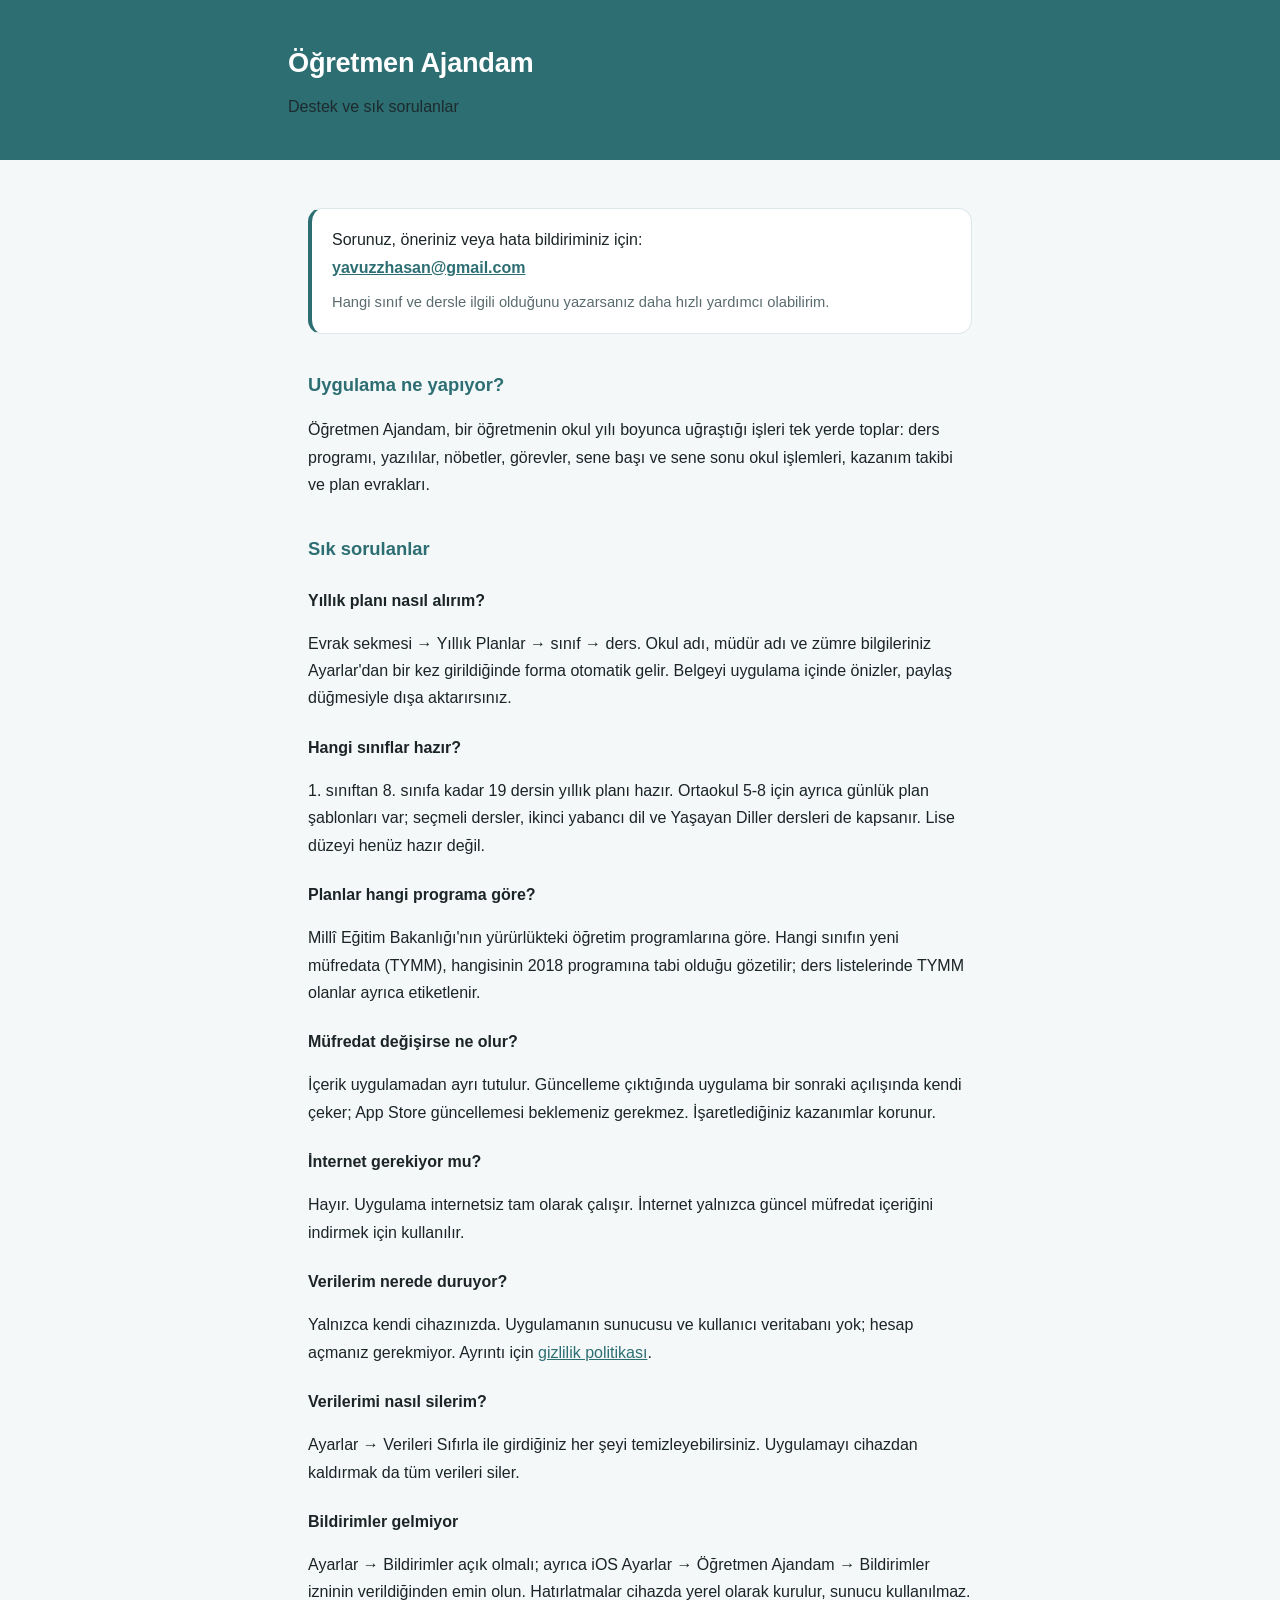
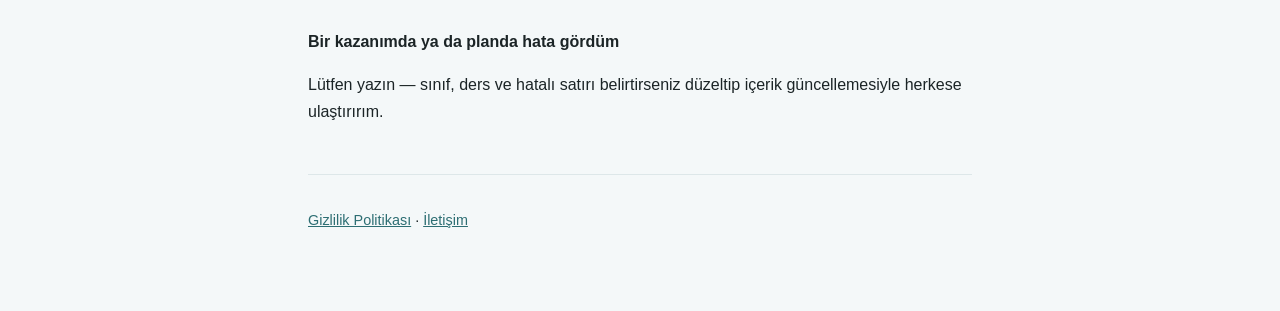
<file: docs/index.html>
<!doctype html>
<html lang="tr">
<head>
<meta charset="utf-8">
<meta name="viewport" content="width=device-width,initial-scale=1">
<title>Öğretmen Ajandam — Destek</title>
<link rel="stylesheet" href="ortak.css">
</head>
<body>
<header><div class="kap">
  <h1>Öğretmen Ajandam</h1>
  <p>Destek ve sık sorulanlar</p>
</div></header>

<div class="kap">

<div class="kart ozet">
  <p style="margin:0">Sorunuz, öneriniz veya hata bildiriminiz için:<br>
  <strong><a href="mailto:yavuzzhasan@gmail.com">yavuzzhasan@gmail.com</a></strong></p>
  <p style="margin:.6rem 0 0;color:var(--soluk);font-size:.92rem">
  Hangi sınıf ve dersle ilgili olduğunu yazarsanız daha hızlı yardımcı olabilirim.</p>
</div>

<h2>Uygulama ne yapıyor?</h2>
<p>Öğretmen Ajandam, bir öğretmenin okul yılı boyunca uğraştığı işleri tek yerde
toplar: ders programı, yazılılar, nöbetler, görevler, sene başı ve sene sonu okul
işlemleri, kazanım takibi ve plan evrakları.</p>

<h2>Sık sorulanlar</h2>

<h3>Yıllık planı nasıl alırım?</h3>
<p>Evrak sekmesi → Yıllık Planlar → sınıf → ders. Okul adı, müdür adı ve zümre
bilgileriniz Ayarlar'dan bir kez girildiğinde forma otomatik gelir. Belgeyi
uygulama içinde önizler, paylaş düğmesiyle dışa aktarırsınız.</p>

<h3>Hangi sınıflar hazır?</h3>
<p>1. sınıftan 8. sınıfa kadar 19 dersin yıllık planı hazır. Ortaokul 5-8 için
ayrıca günlük plan şablonları var; seçmeli dersler, ikinci yabancı dil ve
Yaşayan Diller dersleri de kapsanır. Lise düzeyi henüz hazır değil.</p>

<h3>Planlar hangi programa göre?</h3>
<p>Millî Eğitim Bakanlığı'nın yürürlükteki öğretim programlarına göre. Hangi
sınıfın yeni müfredata (TYMM), hangisinin 2018 programına tabi olduğu gözetilir;
ders listelerinde TYMM olanlar ayrıca etiketlenir.</p>

<h3>Müfredat değişirse ne olur?</h3>
<p>İçerik uygulamadan ayrı tutulur. Güncelleme çıktığında uygulama bir sonraki
açılışında kendi çeker; App Store güncellemesi beklemeniz gerekmez. İşaretlediğiniz
kazanımlar korunur.</p>

<h3>İnternet gerekiyor mu?</h3>
<p>Hayır. Uygulama internetsiz tam olarak çalışır. İnternet yalnızca güncel
müfredat içeriğini indirmek için kullanılır.</p>

<h3>Verilerim nerede duruyor?</h3>
<p>Yalnızca kendi cihazınızda. Uygulamanın sunucusu ve kullanıcı veritabanı yok;
hesap açmanız gerekmiyor. Ayrıntı için
<a href="gizlilik.html">gizlilik politikası</a>.</p>

<h3>Verilerimi nasıl silerim?</h3>
<p>Ayarlar → Verileri Sıfırla ile girdiğiniz her şeyi temizleyebilirsiniz.
Uygulamayı cihazdan kaldırmak da tüm verileri siler.</p>

<h3>Bildirimler gelmiyor</h3>
<p>Ayarlar → Bildirimler açık olmalı; ayrıca iOS Ayarlar → Öğretmen Ajandam →
Bildirimler izninin verildiğinden emin olun. Hatırlatmalar cihazda yerel olarak
kurulur, sunucu kullanılmaz.</p>

<h3>Bir kazanımda ya da planda hata gördüm</h3>
<p>Lütfen yazın — sınıf, ders ve hatalı satırı belirtirseniz düzeltip içerik
güncellemesiyle herkese ulaştırırım.</p>

<footer>
  <p><a href="gizlilik.html">Gizlilik Politikası</a> ·
     <a href="mailto:yavuzzhasan@gmail.com">İletişim</a></p>
</footer>

</div>
</body>
</html>
</file>
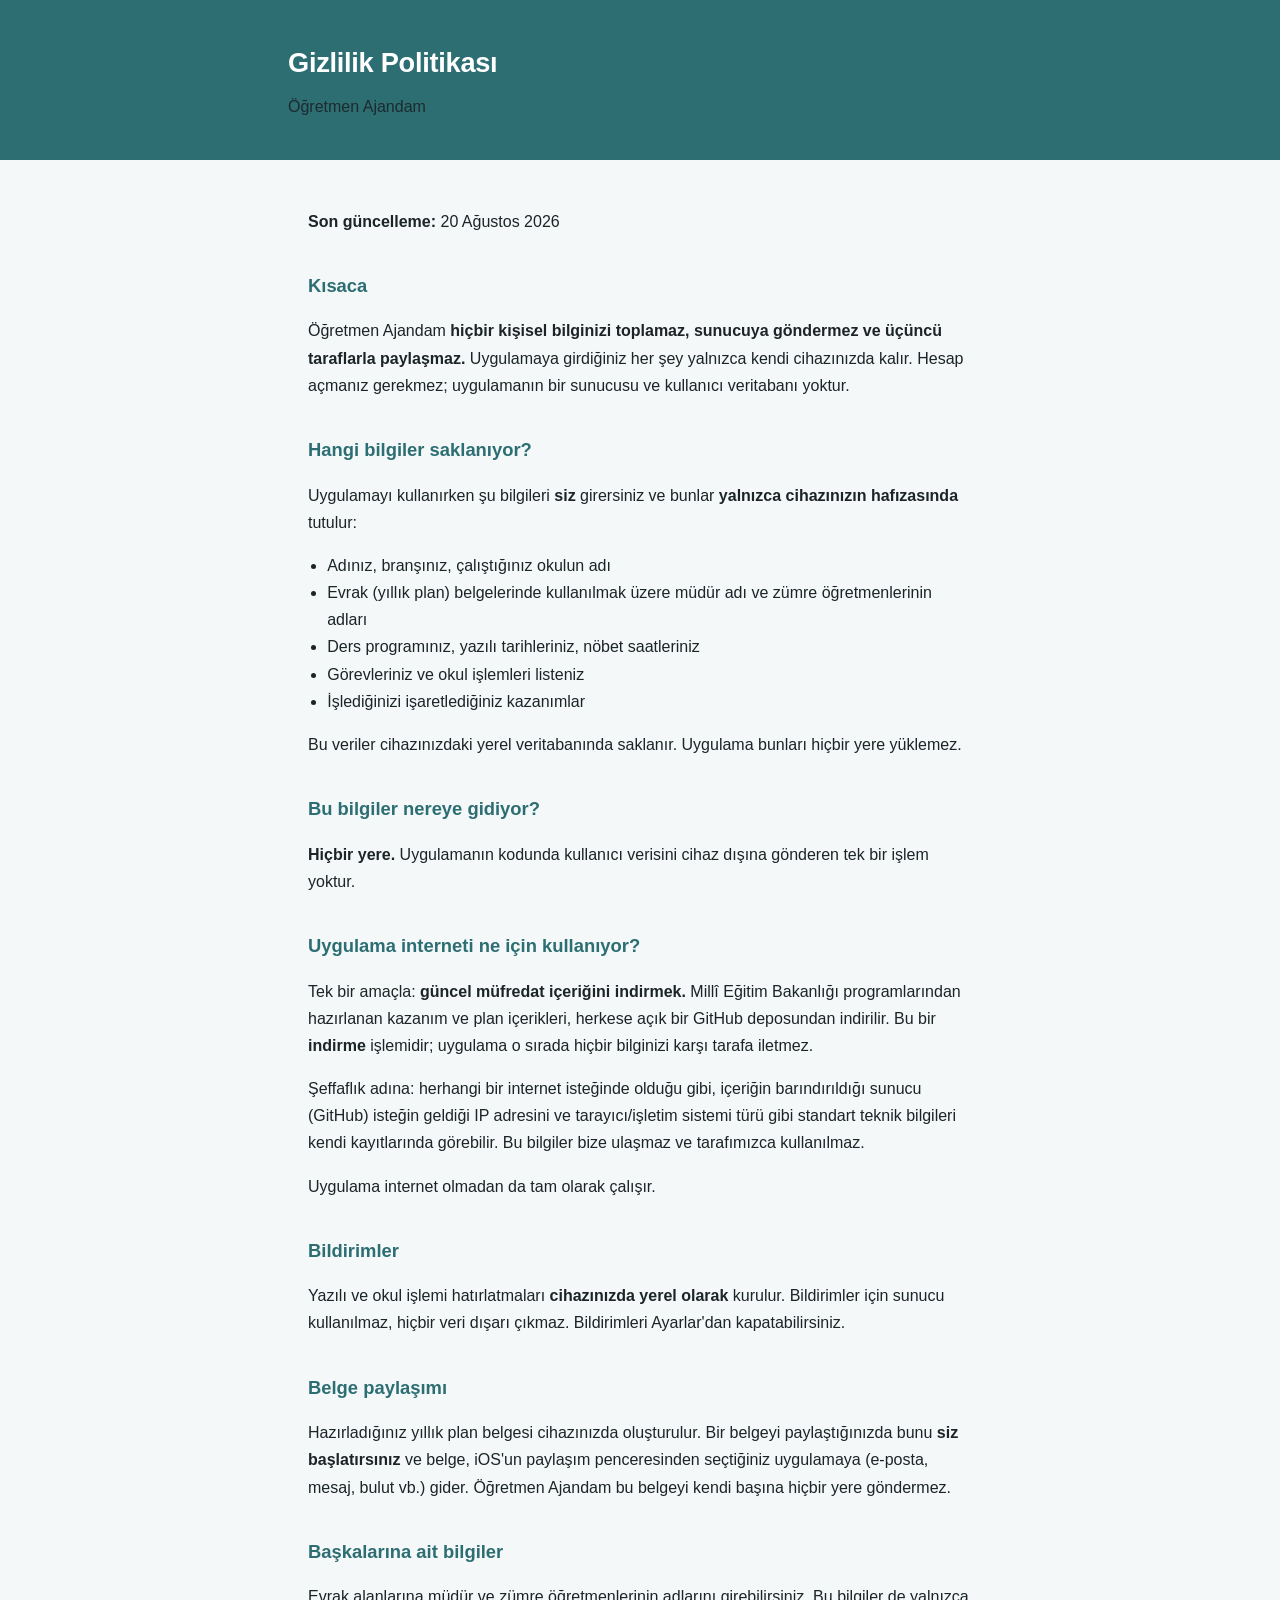
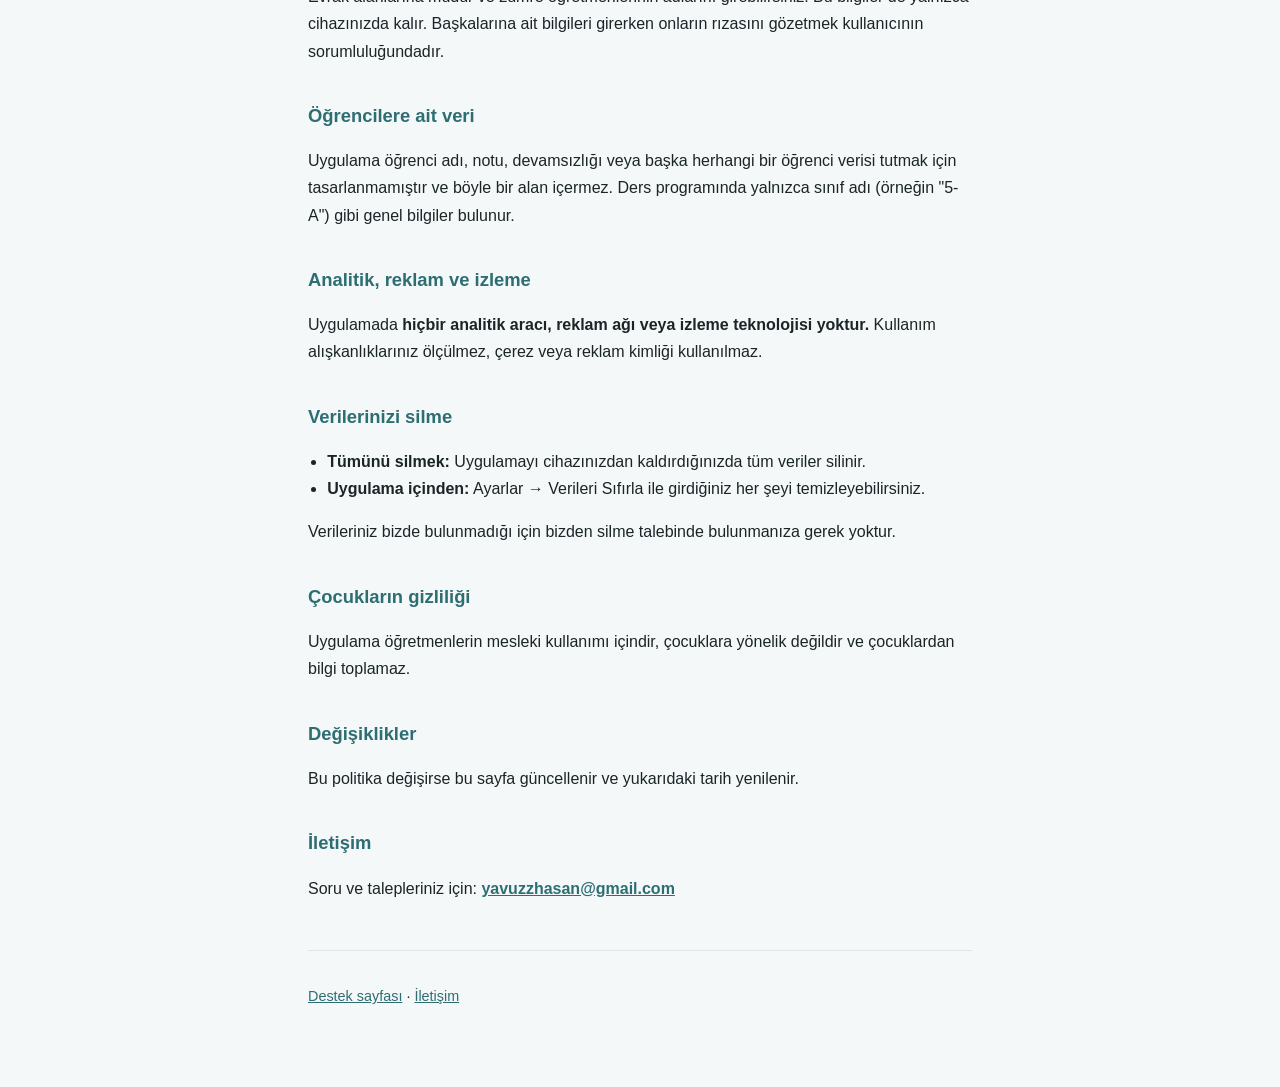
<file: docs/gizlilik.html>
<!doctype html>
<html lang="tr">
<head>
<meta charset="utf-8">
<meta name="viewport" content="width=device-width,initial-scale=1">
<title>Öğretmen Ajandam — Gizlilik Politikası</title>
<link rel="stylesheet" href="ortak.css">
</head>
<body>
<header><div class="kap">
  <h1>Gizlilik Politikası</h1>
  <p>Öğretmen Ajandam</p>
</div></header>

<div class="kap">
<p><strong>Son güncelleme:</strong> 20 Ağustos 2026</p>
<h2>Kısaca</h2>
<p>Öğretmen Ajandam <strong>hiçbir kişisel bilginizi toplamaz, sunucuya göndermez ve üçüncü taraflarla paylaşmaz.</strong> Uygulamaya girdiğiniz her şey yalnızca kendi cihazınızda kalır. Hesap açmanız gerekmez; uygulamanın bir sunucusu ve kullanıcı veritabanı yoktur.</p>
<h2>Hangi bilgiler saklanıyor?</h2>
<p>Uygulamayı kullanırken şu bilgileri <strong>siz</strong> girersiniz ve bunlar <strong>yalnızca cihazınızın hafızasında</strong> tutulur:</p>
<ul><li>Adınız, branşınız, çalıştığınız okulun adı</li><li>Evrak (yıllık plan) belgelerinde kullanılmak üzere müdür adı ve zümre öğretmenlerinin adları</li><li>Ders programınız, yazılı tarihleriniz, nöbet saatleriniz</li><li>Görevleriniz ve okul işlemleri listeniz</li><li>İşlediğinizi işaretlediğiniz kazanımlar</li></ul>
<p>Bu veriler cihazınızdaki yerel veritabanında saklanır. Uygulama bunları hiçbir yere yüklemez.</p>
<h2>Bu bilgiler nereye gidiyor?</h2>
<p><strong>Hiçbir yere.</strong> Uygulamanın kodunda kullanıcı verisini cihaz dışına gönderen tek bir işlem yoktur.</p>
<h2>Uygulama interneti ne için kullanıyor?</h2>
<p>Tek bir amaçla: <strong>güncel müfredat içeriğini indirmek.</strong> Millî Eğitim Bakanlığı programlarından hazırlanan kazanım ve plan içerikleri, herkese açık bir GitHub deposundan indirilir. Bu bir <strong>indirme</strong> işlemidir; uygulama o sırada hiçbir bilginizi karşı tarafa iletmez.</p>
<p>Şeffaflık adına: herhangi bir internet isteğinde olduğu gibi, içeriğin barındırıldığı sunucu (GitHub) isteğin geldiği IP adresini ve tarayıcı/işletim sistemi türü gibi standart teknik bilgileri kendi kayıtlarında görebilir. Bu bilgiler bize ulaşmaz ve tarafımızca kullanılmaz.</p>
<p>Uygulama internet olmadan da tam olarak çalışır.</p>
<h2>Bildirimler</h2>
<p>Yazılı ve okul işlemi hatırlatmaları <strong>cihazınızda yerel olarak</strong> kurulur. Bildirimler için sunucu kullanılmaz, hiçbir veri dışarı çıkmaz. Bildirimleri Ayarlar&#x27;dan kapatabilirsiniz.</p>
<h2>Belge paylaşımı</h2>
<p>Hazırladığınız yıllık plan belgesi cihazınızda oluşturulur. Bir belgeyi paylaştığınızda bunu <strong>siz başlatırsınız</strong> ve belge, iOS&#x27;un paylaşım penceresinden seçtiğiniz uygulamaya (e-posta, mesaj, bulut vb.) gider. Öğretmen Ajandam bu belgeyi kendi başına hiçbir yere göndermez.</p>
<h2>Başkalarına ait bilgiler</h2>
<p>Evrak alanlarına müdür ve zümre öğretmenlerinin adlarını girebilirsiniz. Bu bilgiler de yalnızca cihazınızda kalır. Başkalarına ait bilgileri girerken onların rızasını gözetmek kullanıcının sorumluluğundadır.</p>
<h2>Öğrencilere ait veri</h2>
<p>Uygulama öğrenci adı, notu, devamsızlığı veya başka herhangi bir öğrenci verisi tutmak için tasarlanmamıştır ve böyle bir alan içermez. Ders programında yalnızca sınıf adı (örneğin &quot;5-A&quot;) gibi genel bilgiler bulunur.</p>
<h2>Analitik, reklam ve izleme</h2>
<p>Uygulamada <strong>hiçbir analitik aracı, reklam ağı veya izleme teknolojisi yoktur.</strong> Kullanım alışkanlıklarınız ölçülmez, çerez veya reklam kimliği kullanılmaz.</p>
<h2>Verilerinizi silme</h2>
<ul><li><strong>Tümünü silmek:</strong> Uygulamayı cihazınızdan kaldırdığınızda tüm veriler silinir.</li><li><strong>Uygulama içinden:</strong> Ayarlar → Verileri Sıfırla ile girdiğiniz her şeyi temizleyebilirsiniz.</li></ul>
<p>Verileriniz bizde bulunmadığı için bizden silme talebinde bulunmanıza gerek yoktur.</p>
<h2>Çocukların gizliliği</h2>
<p>Uygulama öğretmenlerin mesleki kullanımı içindir, çocuklara yönelik değildir ve çocuklardan bilgi toplamaz.</p>
<h2>Değişiklikler</h2>
<p>Bu politika değişirse bu sayfa güncellenir ve yukarıdaki tarih yenilenir.</p>
<h2>İletişim</h2>
<p>Soru ve talepleriniz için: <strong><a href="mailto:yavuzzhasan@gmail.com">yavuzzhasan@gmail.com</a></strong></p>
<footer>
  <p><a href="index.html">Destek sayfası</a> ·
     <a href="mailto:yavuzzhasan@gmail.com">İletişim</a></p>
</footer>
</div>
</body>
</html>
</file>
<file: docs/ortak.css>
:root{--ana:#2d6e73;--ana-acik:#8fd3d8;--metin:#1b2426;--soluk:#5a6b6e;--zemin:#f4f8f9;--kart:#fff;--cizgi:#dde7e9}
@media (prefers-color-scheme:dark){:root{--metin:#e8f0f1;--soluk:#a3b4b7;--zemin:#12191a;--kart:#1a2426;--cizgi:#2a3739;--ana:#8fd3d8}}
*{box-sizing:border-box}
body{margin:0;background:var(--zemin);color:var(--metin);
 font:16px/1.7 -apple-system,BlinkMacSystemFont,"Segoe UI",Roboto,Helvetica,Arial,sans-serif}
.kap{max-width:44rem;margin:0 auto;padding:2rem 1.25rem 4rem}
header{background:#2d6e73;color:#fff;padding:2.5rem 1.25rem}
header .kap{padding:0;max-width:44rem}
header h1{margin:0;font-size:1.7rem;letter-spacing:-.01em}
header p{margin:.4rem 0 0;opacity:.9}
h2{margin:2.2rem 0 .6rem;font-size:1.15rem;color:var(--ana)}

h3{margin:1.4rem 0 .3rem;font-size:1rem}
p,li{color:var(--metin)}
a{color:var(--ana)}

.kart{background:var(--kart);border:1px solid var(--cizgi);border-radius:14px;padding:1.1rem 1.25rem;margin:1rem 0}
.ozet{border-left:4px solid var(--ana)}
ul{padding-left:1.2rem}
footer{border-top:1px solid var(--cizgi);margin-top:3rem;padding-top:1.2rem;color:var(--soluk);font-size:.9rem}
code{background:var(--cizgi);padding:.1rem .35rem;border-radius:5px;font-size:.9em}
</file>
